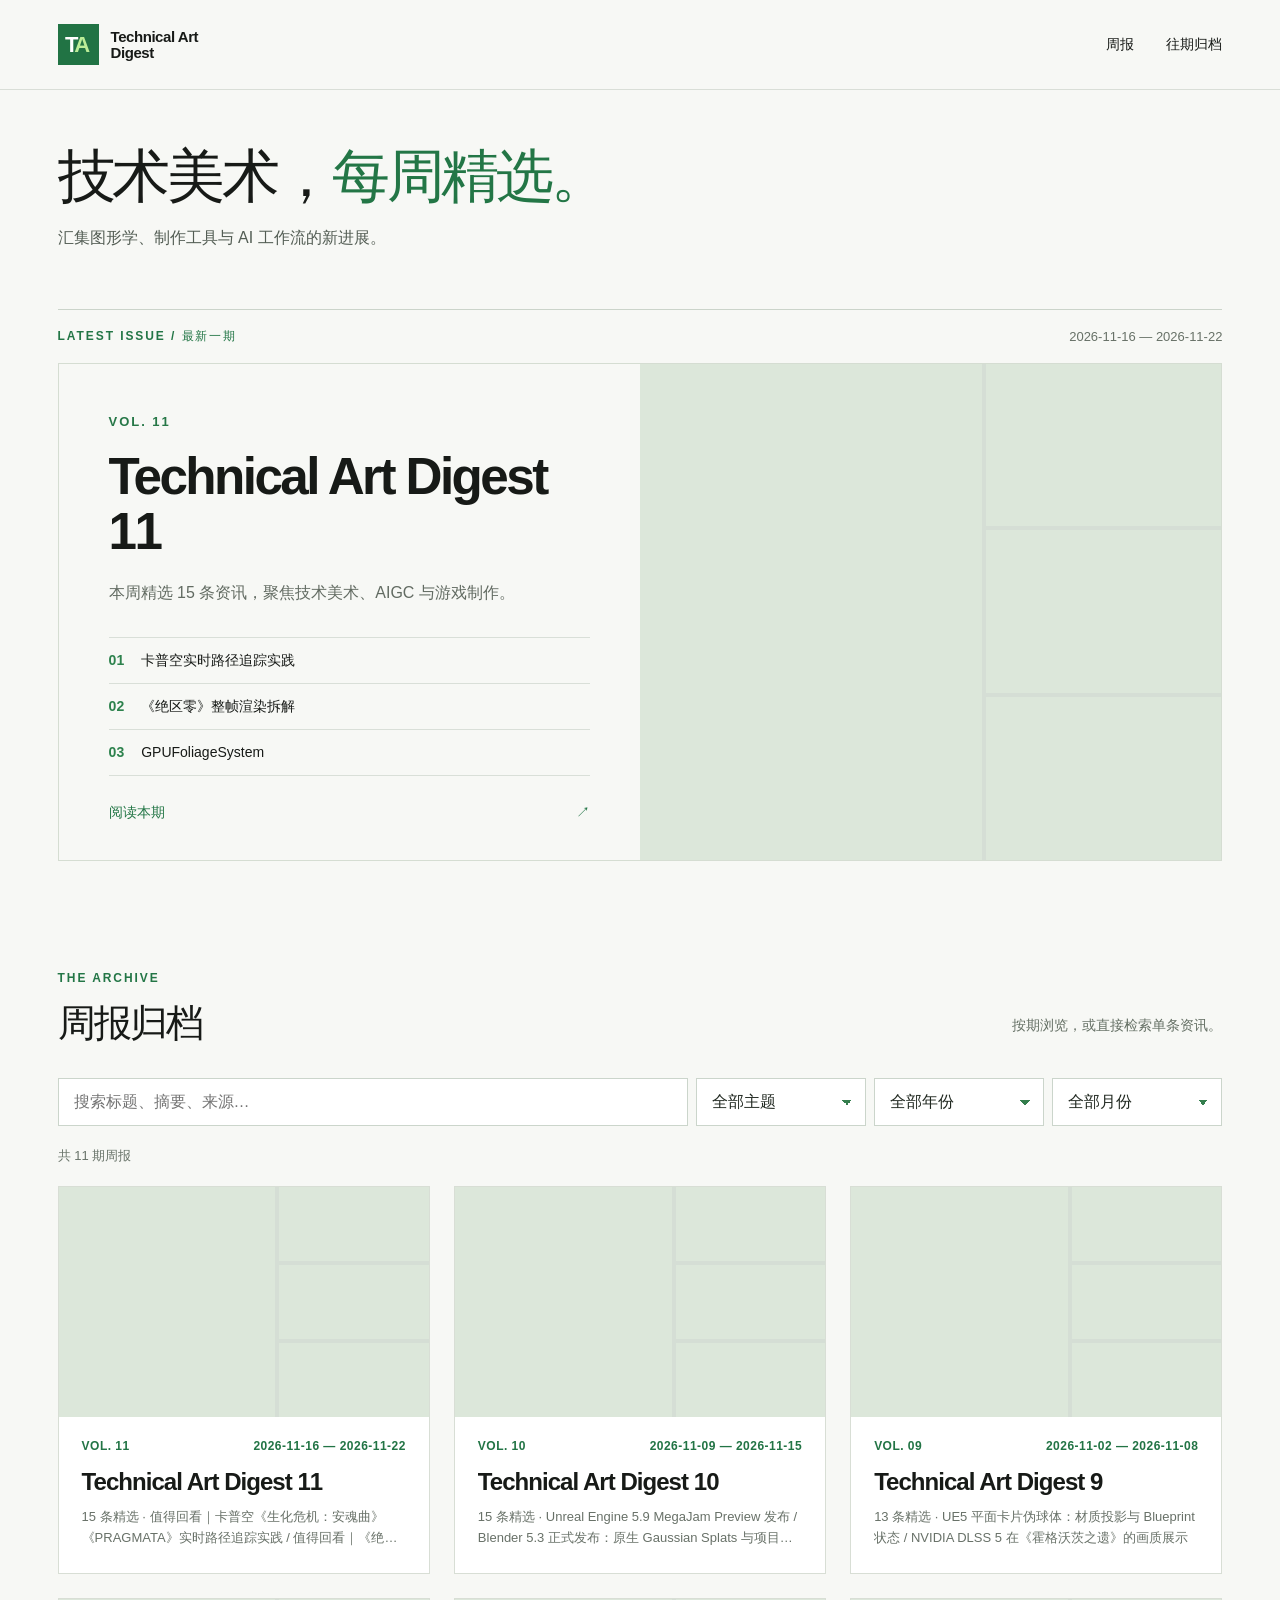
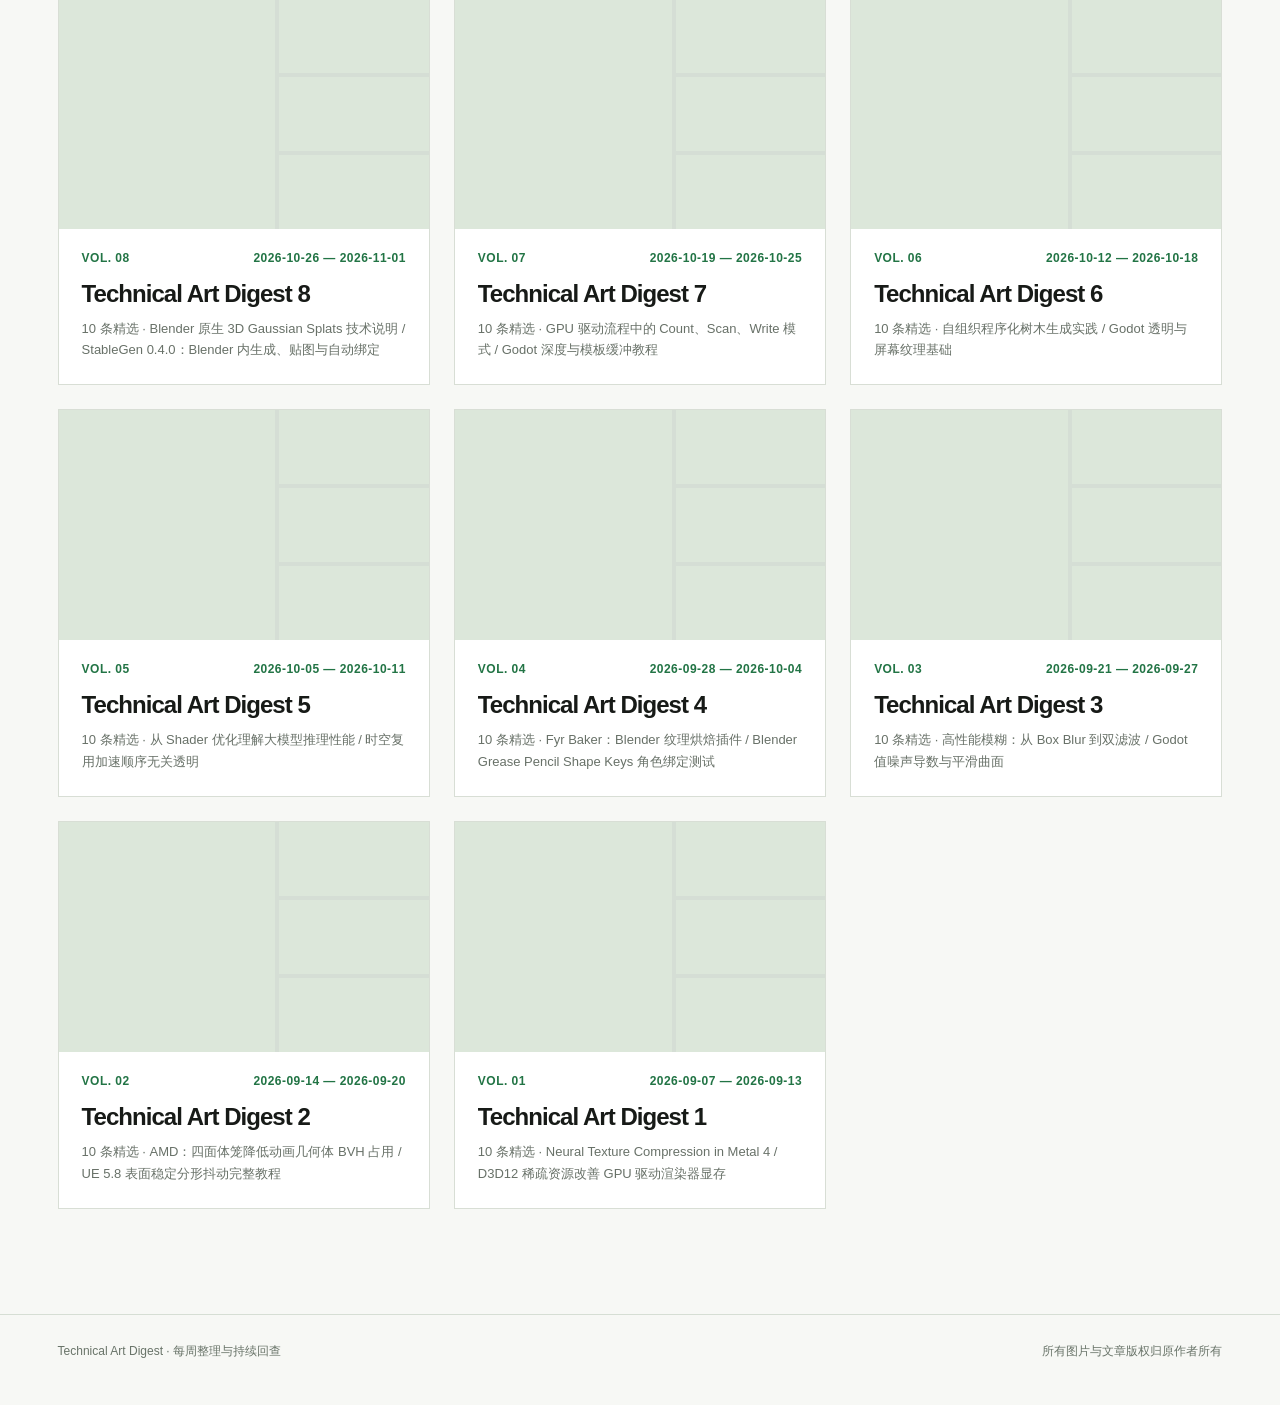
<file: index.html>
<!doctype html>
<html lang="zh-CN">
<head>
  <meta charset="utf-8">
  <meta name="viewport" content="width=device-width, initial-scale=1">
  <meta name="theme-color" content="#f7f8f5">
  <meta name="description" content="Technical Art Digest：技术美术、图形学、AIGC 与游戏制作的每周精选。">
  <title>Technical Art Digest</title>
  <link rel="stylesheet" href="styles.css?v=12">
  <script src="app.js?v=12" defer></script>
</head>
<body>
  <header class="site-header"><a class="brand" href="./"><span class="brand-mark">T<span>A</span></span><span>Technical Art<br>Digest</span></a><nav><a href="./" aria-current="page">周报</a><a href="#archive">往期归档</a></nav></header>
  <main id="app"><p class="loading">正在载入周报…</p></main>
  <footer class="site-footer"><span>Technical Art Digest · 每周整理与持续回查</span><span>所有图片与文章版权归原作者所有</span></footer>
</body>
</html>
</file>
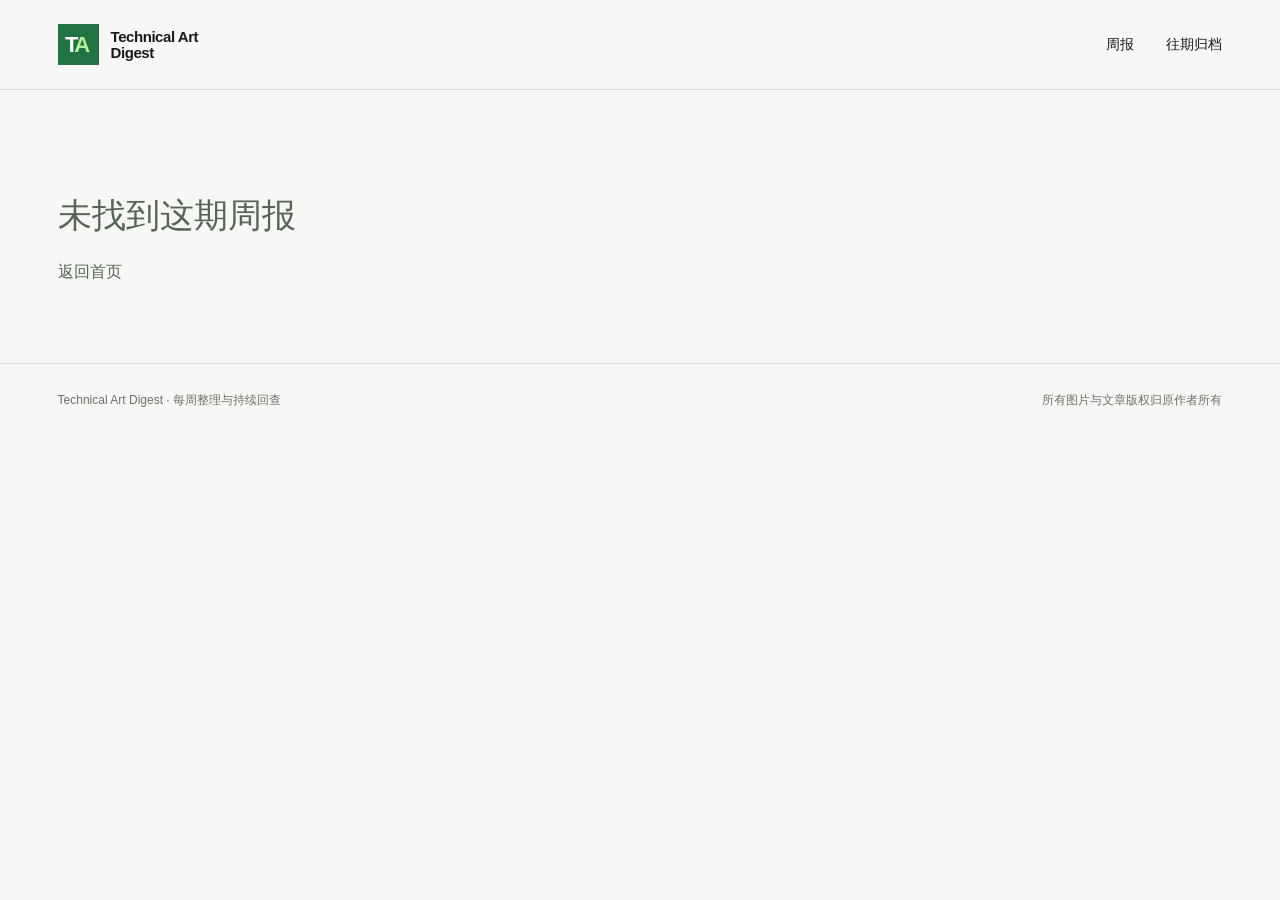
<file: issue.html>
<!doctype html>
<html lang="zh-CN">
<head>
  <meta charset="utf-8">
  <meta name="viewport" content="width=device-width, initial-scale=1">
  <meta name="theme-color" content="#f7f8f5">
  <title>Technical Art Digest</title>
  <link rel="stylesheet" href="styles.css?v=12">
  <script src="app.js?v=12" defer></script>
</head>
<body>
  <header class="site-header"><a class="brand" href="./"><span class="brand-mark">T<span>A</span></span><span>Technical Art<br>Digest</span></a><nav><a href="./">周报</a><a href="./#archive">往期归档</a></nav></header>
  <main id="app"><p class="loading">正在载入周报…</p></main>
  <footer class="site-footer"><span>Technical Art Digest · 每周整理与持续回查</span><span>所有图片与文章版权归原作者所有</span></footer>
</body>
</html>
</file>
<file: styles.css>
:root{font-family:Arial,"Microsoft YaHei","PingFang SC",sans-serif;color:#171a17;background:#f7f8f5;font-synthesis:none}*{box-sizing:border-box}html{scroll-behavior:smooth}body{margin:0}a{color:inherit;text-decoration:none}button,input,select{font:inherit}img{display:block;width:100%;height:100%;object-fit:cover}.site-header,.site-footer,main{max-width:1440px;margin:auto}.site-header{height:90px;padding:0 4.5%;display:flex;align-items:center;justify-content:space-between;border-bottom:1px solid #d9ded7}.brand{display:flex;gap:12px;align-items:center;font-size:15px;line-height:1.05;font-weight:800;letter-spacing:-.03em}.brand-mark{width:41px;height:41px;background:#217344;color:white;display:flex;align-items:center;justify-content:center;letter-spacing:-.18em;padding-right:5px;font-size:22px}.brand-mark span{color:#bbed98}.site-header nav{display:flex;gap:32px;font-size:14px;font-weight:700}.site-header nav a:hover,.text-link:hover,.source-link:hover{color:#217344}main{padding:0 4.5%}.intro{min-height:430px;padding:84px 0 72px;display:flex;justify-content:space-between;gap:36px}.eyebrow{color:#237646;font-size:12px;font-weight:800;letter-spacing:.16em;margin:0 0 21px}.intro h1{font-size:clamp(48px,6vw,91px);line-height:1.09;letter-spacing:-.065em;margin:0 0 24px;font-weight:800}.intro h1 em{font-style:normal;color:#237646}.intro-copy{max-width:570px;font-size:17px;line-height:1.8;color:#535d54;margin:0}.intro-side{display:flex;flex-direction:column;align-items:flex-end;justify-content:space-between;text-align:right;color:#59645a;font-size:14px;line-height:1.65}.green-square{width:58px;height:58px;background:#277c48}.section-top{display:flex;justify-content:space-between;align-items:center;font-size:13px;color:#677167;border-top:1px solid #cbd4ca;padding:18px 0}.section-top .eyebrow{margin:0}.featured-layout{display:grid;grid-template-columns:1fr 1fr;min-height:480px;border:1px solid #d5ddd2;transition:border-color .2s}.featured-layout:hover{border-color:#217344}.featured-copy{padding:50px 50px 38px;display:flex;flex-direction:column}.volume{font-size:13px;letter-spacing:.15em;font-weight:800;color:#267747}.featured-copy h2{font-size:clamp(36px,4vw,65px);line-height:1.08;letter-spacing:-.05em;margin:20px 0}.featured-copy>p{color:#626b62;font-size:16px;line-height:1.7;margin:0 0 30px}.feature-list{border-top:1px solid #d9dfd8}.feature-list>div{display:flex;gap:17px;padding:12px 0;border-bottom:1px solid #d9dfd8;font-size:14px;line-height:1.5}.feature-list b{color:#2d824d}.featured-action{margin-top:auto;padding-top:28px;font-size:14px;font-weight:800;color:#237646;display:flex;justify-content:space-between}.mosaic{display:grid;grid-template-columns:1.45fr 1fr;grid-template-rows:repeat(3,1fr);gap:4px;min-height:280px;background:#d5ded5}.mosaic-cell{overflow:hidden;background:#e6ebe4}.mosaic-cell img{transition:transform .25s}.featured-layout:hover .mosaic-cell img,.issue-card:hover .mosaic-cell img{transform:scale(1.035)}.cell-1{grid-row:1/4}.cell-2{grid-column:2;grid-row:1}.cell-3{grid-column:2;grid-row:2}.cell-4{grid-column:2;grid-row:3}.mosaic-cell:only-child{grid-column:1/3;grid-row:1/4}.mosaic-placeholder{grid-column:1/3;grid-row:1/4;background:#d4e5d2;color:#207043;display:grid;place-items:center;text-align:center;font-size:30px;font-weight:800;line-height:1.3}.image-frame{background:#e2e9e0;overflow:hidden}.image-missing{background:#dce7da}.archive{padding:110px 0 105px}.section-heading{display:flex;align-items:end;justify-content:space-between;gap:20px;margin-bottom:29px}.section-heading .eyebrow{margin-bottom:13px}.section-heading h2{font-size:38px;letter-spacing:-.045em;margin:0}.section-heading>p{color:#657065;font-size:14px}.filters{display:grid;grid-template-columns:minmax(230px,1fr) repeat(3,170px);gap:8px}.filters input,.filters select{width:100%;height:48px;border:1px solid #cbd5cb;background:white;padding:0 15px;color:#202820;outline:none;border-radius:0}.filters input:focus,.filters select:focus{border-color:#237646;box-shadow:0 0 0 2px #b9dfc4}.filters select{appearance:none;background-image:linear-gradient(45deg,transparent 50%,#347e4d 50%),linear-gradient(135deg,#347e4d 50%,transparent 50%);background-position:calc(100% - 18px) 21px,calc(100% - 13px) 21px;background-size:5px 5px;background-repeat:no-repeat}.result-count{color:#69746a;font-size:13px;margin:21px 0}.issue-grid{display:grid;grid-template-columns:repeat(3,minmax(0,1fr));gap:24px}.issue-card{background:#fff;border:1px solid #d8ded5;min-width:0;transition:border-color .2s,transform .2s}.issue-card:hover{border-color:#278049;transform:translateY(-3px)}.issue-card .mosaic{height:230px;min-height:0}.issue-card-meta{display:flex;justify-content:space-between;gap:12px;padding:22px 23px 0;font-size:12px;color:#227445;font-weight:800;letter-spacing:.04em}.issue-card h3{font-size:24px;letter-spacing:-.04em;margin:15px 23px 10px}.issue-card p{margin:0 23px 24px;color:#687168;font-size:13px;line-height:1.65;display:-webkit-box;-webkit-line-clamp:2;-webkit-box-orient:vertical;overflow:hidden}.results-list{display:grid;gap:12px}.result-card{display:grid;grid-template-columns:220px 1fr;background:white;border:1px solid #d8ded5}.result-image{height:180px}.result-body{padding:22px 27px}.result-body h3{font-size:21px;letter-spacing:-.03em;margin:12px 0 8px}.result-body p{color:#596459;line-height:1.6;margin:0 0 11px;font-size:14px}.text-link{font-weight:800;color:#237646;font-size:13px}.meta{display:flex;gap:10px;align-items:center;flex-wrap:wrap;font-size:12px;color:#6b746b}.tag{display:inline-block;padding:5px 8px;background:#e4f0e5;color:#206d3f;font-size:12px;font-weight:800}.tag.ai{background:#e6e9f5;color:#424d90}.tag.games{background:#f1ebd8;color:#7a6127}.site-footer{border-top:1px solid #d6ded4;display:flex;justify-content:space-between;gap:20px;padding:28px 4.5% 45px;color:#697469;font-size:12px}.loading,.not-found,.empty{padding:80px 0;color:#576458}.not-found h1{font-size:34px}.sr-only{position:absolute;width:1px;height:1px;padding:0;margin:-1px;overflow:hidden;clip:rect(0,0,0,0);white-space:nowrap;border:0}.issue-page{padding-top:35px}.back-link{font-size:13px;color:#53705a;font-weight:800}.issue-hero{display:grid;grid-template-columns:1fr 46%;gap:40px;min-height:365px;padding:65px 0 60px;align-items:center}.issue-hero h1{font-size:clamp(46px,5.5vw,78px);line-height:1.06;letter-spacing:-.06em;margin:0 0 20px}.issue-date{color:#667166;font-size:15px}.issue-hero .mosaic{height:290px}.backfill-note{max-width:560px;color:#697669;font-size:13px;line-height:1.6;margin-top:24px}.top-picks,.stories,.closing{border-top:1px solid #cbd5ca;padding:37px 0 70px}.picks-grid{display:grid;grid-template-columns:repeat(3,1fr);gap:30px}.picks-grid>div{border-top:2px solid #297849;padding-top:15px}.picks-grid span{color:#237646;font-size:13px;font-weight:800}.picks-grid h3{font-size:20px;line-height:1.35;margin:18px 0 8px}.picks-grid p{font-size:14px;line-height:1.7;color:#5d695e}.story{display:grid;grid-template-columns:55px minmax(0,1fr) 36%;gap:24px;border-top:1px solid #dce3da;padding:30px 0 40px;scroll-margin-top:30px}.story-index{color:#2b7c49;font-size:14px;font-weight:800}.story h3{font-size:clamp(23px,2.5vw,32px);letter-spacing:-.035em;line-height:1.3;margin:16px 0}.story-main>p{line-height:1.85;color:#48544a;font-size:16px;margin:0 0 18px}.value{border-left:3px solid #358658;padding:3px 0 3px 15px;margin:20px 0}.value strong{font-size:13px;color:#227345}.value p{font-size:14px;line-height:1.7;color:#5c685d;margin:6px 0 0}.source-link{font-size:14px;color:#247744;font-weight:800}.story-figure{margin:0}.story-figure .image-frame{aspect-ratio:1.5}.story-figure figcaption{font-size:12px;color:#6d776d;margin-top:9px;line-height:1.5}.story-figure figcaption a{text-decoration:underline}.closing{max-width:850px}.closing h2{font-size:36px;letter-spacing:-.04em}.closing>p:not(.eyebrow),.closing div p{font-size:16px;line-height:1.8;color:#4d5a4f}.closing div{margin-top:20px}.closing strong{color:#237646}.issue-pagination{display:flex;justify-content:space-between;border-top:1px solid #d6ded4;padding:27px 0 70px;color:#237646;font-weight:800;font-size:14px}@media(max-width:900px){.featured-layout,.issue-hero{grid-template-columns:1fr}.featured-layout .mosaic{height:350px}.issue-grid{grid-template-columns:repeat(2,minmax(0,1fr))}.filters{grid-template-columns:1fr 1fr}.search-wrap{grid-column:1/-1}.story{grid-template-columns:40px 1fr}.story-figure{grid-column:2}.story-figure .image-frame{max-width:600px}.issue-hero{gap:10px}}@media(max-width:600px){.site-header{height:70px;padding:0 5%}.site-header nav{gap:16px}.site-header nav a{font-size:13px}main{padding:0 5%}.intro{min-height:0;padding:62px 0;display:block}.intro h1{font-size:48px}.intro-side{display:none}.featured-copy{padding:29px 24px}.featured-copy h2{font-size:38px}.featured-layout .mosaic{height:260px}.archive{padding:75px 0}.section-heading h2{font-size:31px}.section-heading>p{display:none}.filters{grid-template-columns:1fr 1fr}.filters label:nth-child(2){grid-column:1/-1}.issue-grid{grid-template-columns:1fr}.issue-card .mosaic{height:240px}.result-card{grid-template-columns:1fr}.result-image{height:200px}.site-footer{padding:24px 5%;display:block;line-height:1.8}.issue-hero{padding:45px 0}.issue-hero h1{font-size:46px}.issue-hero .mosaic{height:230px}.picks-grid{grid-template-columns:1fr;gap:18px}.story{grid-template-columns:1fr;gap:10px}.story-index{font-size:12px}.story-figure{grid-column:1}.story h3{font-size:25px}}

/* Compact homepage introduction */
.intro{min-height:0;padding:54px 0 58px;display:flex;flex-direction:column;align-items:flex-start;justify-content:center;gap:0}
.module-heading{font-size:30px;letter-spacing:-.04em;margin:45px 0 8px;padding-top:22px;border-top:2px solid #267747;color:#1f5936}
@media(max-width:600px){.module-heading{font-size:25px;margin-top:35px}}
.intro h1{font-size:clamp(36px,4.5vw,58px);line-height:1.12;letter-spacing:-.055em;margin:0 0 16px}
.intro-copy{max-width:900px;font-size:16px;line-height:1.65}
@media(max-width:600px){.intro{padding:40px 0 44px}.intro h1{font-size:38px;margin-bottom:12px}.intro-copy{font-size:14px;line-height:1.7}}
</file>
